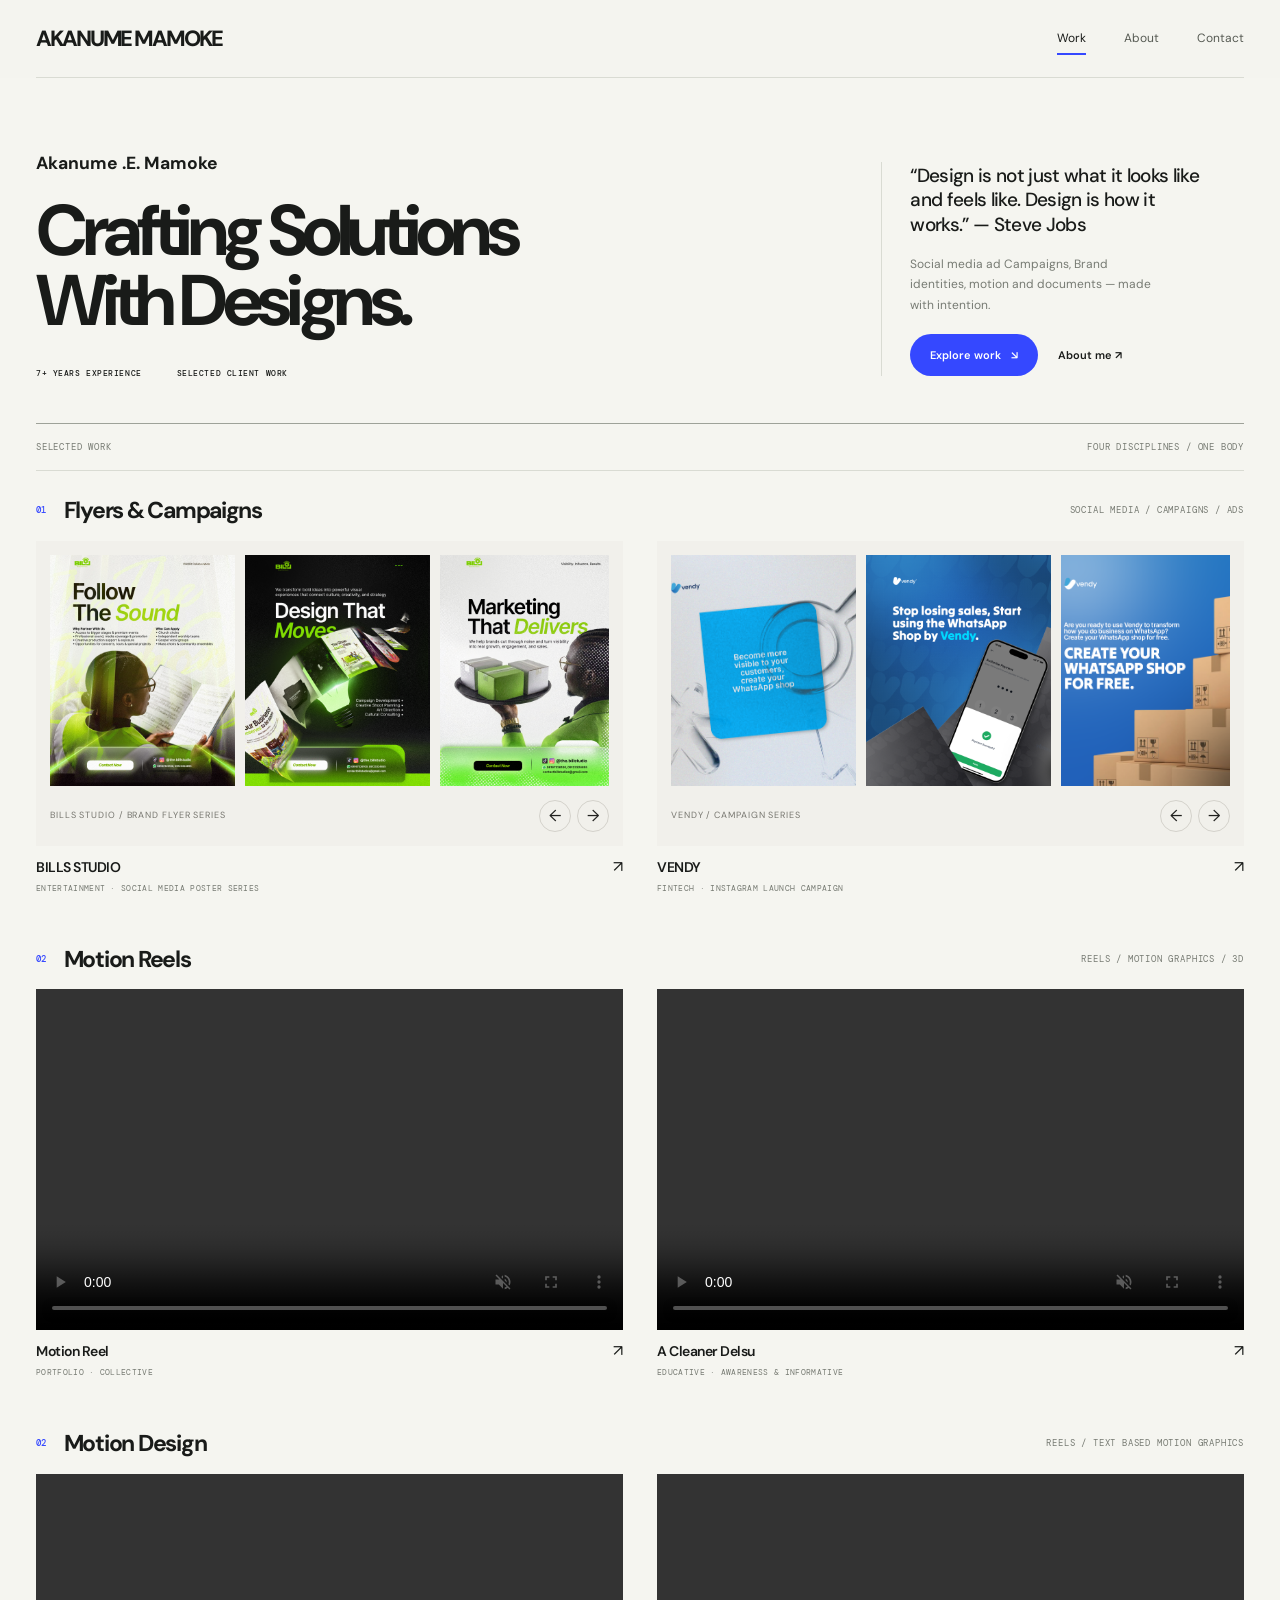
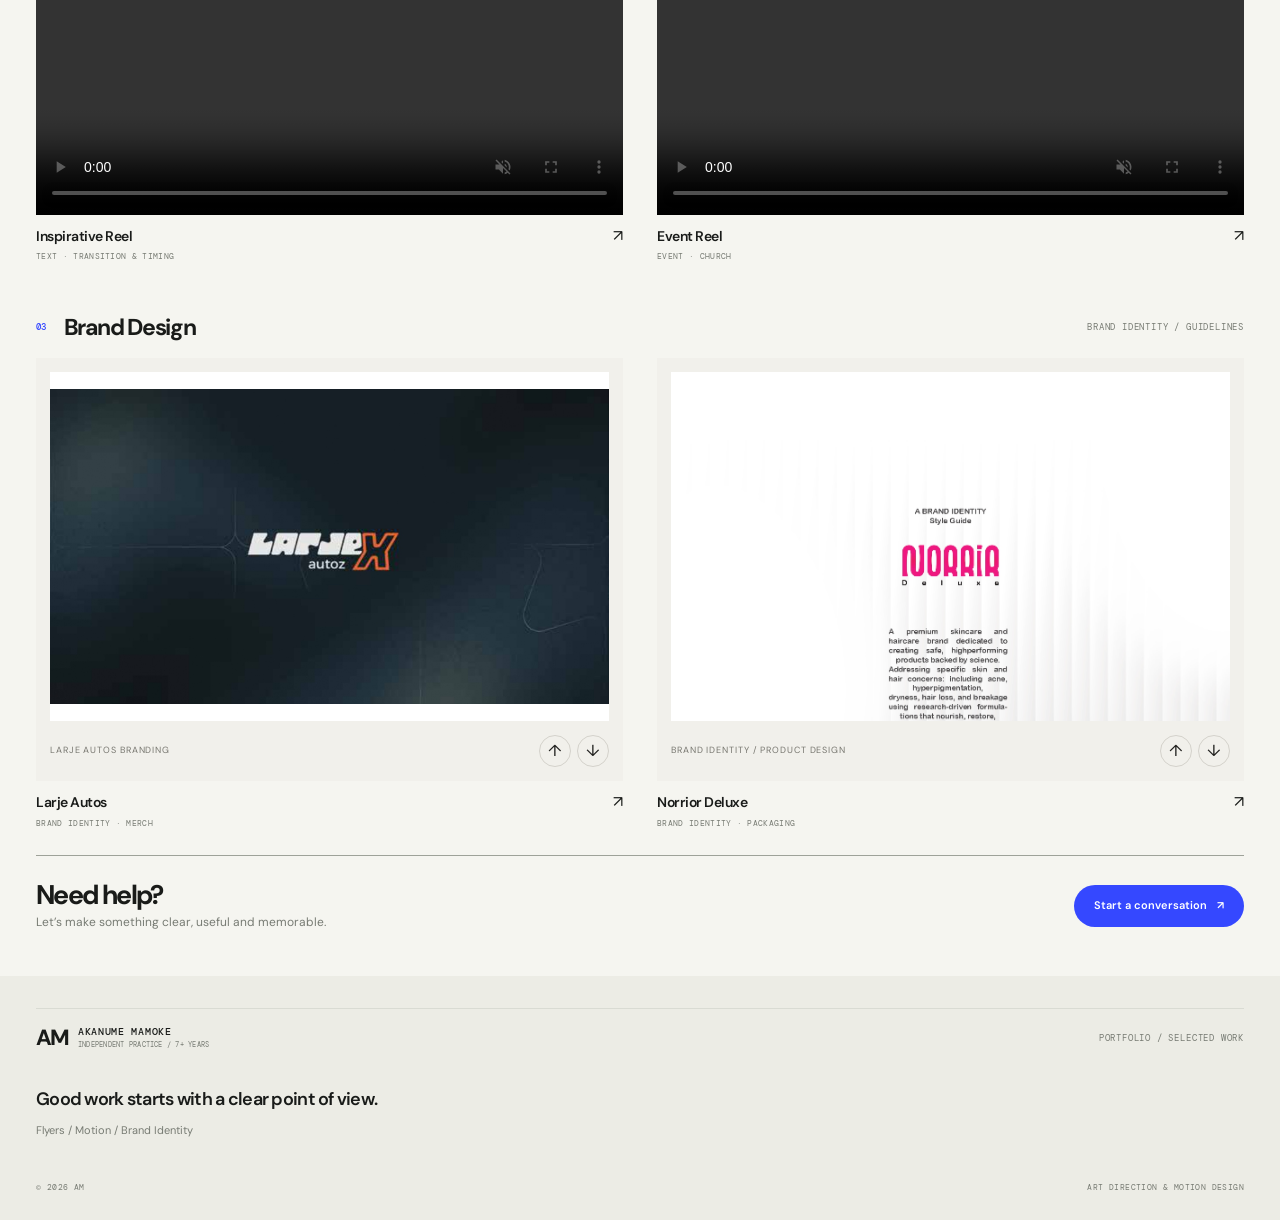
<file: index.html>
<!doctype html>
<html lang="en">
<head>
  <meta charset="utf-8">
  <meta name="viewport" content="width=device-width, initial-scale=1">
  <meta name="theme-color" content="#f5f5f0">
  <meta name="description" content="Selected work in art direction, campaign design, motion, brand identity and documents by Akanume Mamoke.">
  <title>Work — Akanume Mamoke | Art Director & Motion Designer</title>
  <link rel="preconnect" href="https://fonts.googleapis.com">
  <link rel="preconnect" href="https://fonts.gstatic.com" crossorigin>
  <link href="https://fonts.googleapis.com/css2?family=DM+Mono:wght@400;500&family=DM+Sans:wght@400;500;600;700;800&display=swap" rel="stylesheet">
  <link rel="stylesheet" href="css/style.css">
  <script src="js/main.js" defer></script>
</head>
<body>
  <a class="skip-link" href="#main">Skip to content</a>
  <header class="site-header">
    <div class="header-inner wrap">
      <a class="brand" href="index.html" aria-label="Akanume Mamoke home">
        <span class="brand-mark">AKANUME MAMOKE</span>

      </a>
      <button class="menu-toggle" type="button" aria-expanded="false" aria-controls="primary-nav" aria-label="Open navigation"><span></span><span></span></button>
      <nav class="nav" id="primary-nav" aria-label="Main navigation">
        <a href="index.html" aria-current="page">Work</a>
        <a href="about.html">About</a>
        <a href="#contact">Contact</a>
      </nav>
    </div>
  </header>

  <main id="main">
    <section class="hero wrap" aria-labelledby="hero-title">
      <div class="hero-main reveal">
        <h3 id="flyers-title">Akanume .E. Mamoke</p>
        <h1 id="hero-title">Crafting Solutions<br>With Designs.</h1>
        <div class="hero-meta">
          <span>7+ years experience</span>
          <span>Selected client work</span>
        </div>
      </div>
      <div class="hero-aside reveal">
        <p class="hero-statement">“Design is not just what it looks like and feels like. Design is how it works.” — Steve Jobs</p>
        <p class="muted"> Social media ad Campaigns, Brand identities, motion and documents — made with intention.</p>
        <div class="hero-actions">
          <a class="button button-primary" href="#selected-work">Explore work <span aria-hidden="true">↘</span></a>
          <a class="text-link" href="about.html">About me <span aria-hidden="true">↗</span></a>
        </div>
      </div>
    </section>

    <section class="work wrap" id="selected-work" aria-labelledby="work-title">
      <div class="section-kicker">
        <h2 id="work-title" class="eyebrow">Selected work</h2>
        <span class="eyebrow">Four disciplines / one body</span>
      </div>

      <section class="work-category" aria-labelledby="flyers-title">
  <div class="category-heading">
    <h3 id="flyers-title">
      <span class="category-number">01</span>
      Flyers &amp; Campaigns
    </h3>
    <p class="eyebrow">Social Media / Campaigns / Ads</p>
  </div>

  <div class="project-grid">

    <!-- PROJECT 01: BILLS STUDIO -->
    <article class="project-card" aria-labelledby="bills-title">

      <div class="flyer-carousel" data-flyer-carousel>
        <div
          class="flyer-viewport"
          id="bills-flyers"
          tabindex="0"
          role="region"
          aria-label="Bills Studio flyer gallery"
        >
          <div class="flyer-track">
            <div class="flyer-set">

              <div class="flyer-slide">
                <img
                  src="assets/Choir Cllabaration.jpg"
                  alt="Bills Studio poster design one"
                  draggable="false"
                >
              </div>

              <div class="flyer-slide">
                <img
                  src="assets/Creative Design.png"
                  alt="Bills Studio poster design two"
                  draggable="false"
                >
              </div>

              <div class="flyer-slide">
                <img
                  src="assets/Marketing .png"
                  alt="Bills Studio poster design three"
                  draggable="false"
                >
              </div>

              <div class="flyer-slide">
                <img
                  src="assets/Event Collaborations .png"
                  alt="Bills Studio poster design four"
                  draggable="false"
                >
              </div>
              <div class="flyer-slide">
                <img
                  src="assets/Front Page.png"
                  alt="Bills Studio poster design one"
                  draggable="false"
                >
              </div>

              <div class="flyer-slide">
                <img
                  src="assets/ffff.jpg"
                  alt="Bills Studio poster design two"
                  draggable="false"
                >
              </div>

              <div class="flyer-slide">
                <img
                  src="assets/Content Creation.png"
                  alt="Bills Studio poster design three"
                  draggable="false"
                >
              </div>

              <div class="flyer-slide">
                <img
                  src="assets/Back Page.png"
                  alt="Bills Studio poster design four"
                  draggable="false"
                >
              </div>

            </div>
          </div>
        </div>

        <div class="flyer-controls">
          <span class="flyer-hint">BILLS STUDIO / BRAND FLYER SERIES</span>

          <div class="flyer-buttons">
            <button
              type="button"
              data-flyer-prev
              aria-label="Previous Bills Studio flyers"
              aria-controls="bills-flyers"
            >←</button>

            <button
              type="button"
              data-flyer-next
              aria-label="Next Bills Studio flyers"
              aria-controls="bills-flyers"
            >→</button>
          </div>
        </div>
      </div>

      <div class="project-caption">
        <div>
         <h4 id="bills-title">BILLS STUDIO</h4>
        </div>

        <a
          class="project-arrow"
          href="#contact"
          aria-label="Ask about Bills Studio"
        >↗</a>
      </div>

      <p class="project-note">
        Entertainment · Social Media Poster Series
      </p>
    </article>


    <!-- PROJECT 02: VENDY -->
    <article class="project-card" aria-labelledby="vendy-title">

      <div class="flyer-carousel" data-flyer-carousel>
        <div
          class="flyer-viewport"
          id="vendy-flyers"
          tabindex="0"
          role="region"
          aria-label="Vendy flyer gallery"
        >
          <div class="flyer-track">
            <div class="flyer-set">

              <div class="flyer-slide">
                <img
                  src="assets/4.png"
                  alt="Vendy campaign flyer one"
                  draggable="false"
                >
              </div>

              <div class="flyer-slide">
                <img
                  src="assets/4-2.png"
                  alt="Vendy campaign flyer two"
                  draggable="false"
                >
              </div>

              <div class="flyer-slide">
                <img
                  src="assets/6 - Copy (2).png"
                  alt="Vendy campaign flyer three"
                  draggable="false"
                >
              </div>

              <div class="flyer-slide">
                <img
                  src="assets/aaa2.jpg"
                  alt="Vendy campaign flyer four"
                  draggable="false"
                >
              </div>

               <div class="flyer-slide">
                <img
                  src="assets/4 - Copy.png"
                  alt="Vendy campaign flyer one"
                  draggable="false"
                >
              </div>

              <div class="flyer-slide">
                <img
                  src="assets/2.png"
                  alt="Vendy campaign flyer two"
                  draggable="false"
                >
              </div>

              <div class="flyer-slide">
                <img
                  src="assets/1.png"
                  alt="Vendy campaign flyer three"
                  draggable="false"
                >
              </div>

              <div class="flyer-slide">
                <img
                  src="assets/1-2.png"
                  alt="Vendy campaign flyer four"
                  draggable="false"
                >
              </div>

            </div>
          </div>
        </div>

        <div class="flyer-controls">
          <span class="flyer-hint">VENDY / CAMPAIGN SERIES</span>

          <div class="flyer-buttons">
            <button
              type="button"
              data-flyer-prev
              aria-label="Previous Vendy flyers"
              aria-controls="vendy-flyers"
            >←</button>

            <button
              type="button"
              data-flyer-next
              aria-label="Next Vendy flyers"
              aria-controls="vendy-flyers"
            >→</button>
          </div>
        </div>
      </div>

      <div class="project-caption">
        <div>
          <h4 id="vendy-title">VENDY</h4>
        </div>

        <a
          class="project-arrow"
          href="#contact"
          aria-label="Ask about Vendy"
        >↗</a>
      </div>

      <p class="project-note">
        Fintech · Instagram Launch Campaign
      </p>
    </article>

  </div>
</section>  











      <section class="work-category" aria-labelledby="motion-title">
        <div class="category-heading">
          <h3 id="motion-title"><span class="category-number">02</span> Motion Reels</h3>
          <p class="eyebrow">Reels  / Motion Graphics / 3d</p>
        </div>
        <div class="project-grid">
          
          <a class="project-card" href="#contact" aria-label="Ask about Form Follows Feeling motion identity">
            <div class="artwork art-move">
  <video
    class="project-video"
    controls
    autoplay
    muted
    loop
    playsinline
    preload="metadata"
    aria-label="Motion design project preview"
  >
    <source src="assets/Keep Going.mp4" type="video/mp4">
    Your browser does not support video playback.
  </video>
</div>
            <div class="project-caption"><div><h4>Motion Reel</h4></div><span class="project-arrow" aria-hidden="true">↗</span></div>
            <p class="project-note">Portfolio · Collective</p>
          </a>


          <a class="project-card" href="#contact" aria-label="Ask about Move With Intent motion design">
<div class="artwork art-move">
  <video
    class="project-video"
    controls
    autoplay
    muted
    loop
    playsinline
    preload="metadata"
    aria-label="Motion design project preview"
  >
    <source src="assets/Clean Delsu.mp4" type="video/mp4">
    Your browser does not support video playback.
  </video>
</div>
            <div class="project-caption"><div><h4>A Cleaner Delsu</h4></div><span class="project-arrow" aria-hidden="true">↗</span></div>
            <p class="project-note">Educative · Awareness &amp; Informative</p>
          </a>
        </div>
      </section>






            <section class="work-category" aria-labelledby="motion-title">
        <div class="category-heading">
          <h3 id="motion-title"><span class="category-number">02</span> Motion Design</h3>
          <p class="eyebrow">Reels  / Text Based Motion graphics</p>
        </div>
        <div class="project-grid">
          <a class="project-card" href="#contact" aria-label="Ask about Move With Intent motion design">
<div class="artwork art-move">
  <video
    class="project-video"
    controls
    autoplay
    muted
    loop
    playsinline
    preload="metadata"
    aria-label="Motion design project preview"
  >
    <source src="assets/Change the world.mp4" type="video/mp4">
    Your browser does not support video playback.
  </video>
</div>
            <div class="project-caption"><div><h4>Inspirative Reel</h4></div><span class="project-arrow" aria-hidden="true">↗</span></div>
            <p class="project-note">Text · Transition &amp; timing</p>
          </a>
          <a class="project-card" href="#contact" aria-label="Ask about Form Follows Feeling motion identity">
            <div class="artwork art-move">
  <video
    class="project-video"
    controls
    autoplay
    muted
    loop
    playsinline
    preload="metadata"
    aria-label="Motion design project preview"
  >
    <source src="assets/01. Announcement.mp4" type="video/mp4">
    Your browser does not support video playback.
  </video>
</div>
            <div class="project-caption"><div><h4>Event Reel</h4></div><span class="project-arrow" aria-hidden="true">↗</span></div>
            <p class="project-note">Event · Church</p>
          </a>
        </div>
      </section>


      <section class="work-category" aria-labelledby="brand-title">
  <div class="category-heading">
    <h3 id="brand-title">
      <span class="category-number">03</span>
      Brand Design
    </h3>
    <p class="eyebrow">Brand Identity / Guidelines</p>
  </div>

  <div class="project-grid">

    <!-- PROJECT 01: Larje X -->
    <article class="project-card">

      <div class="brand-carousel" data-brand-carousel>
        <div
          class="brand-viewport"
          role="region"
          aria-label="Soma Coffee brand presentation"
          tabindex="0"
        >
          <div class="brand-track">

            <div class="brand-slide">
              <img src="assets/brand/larje brand identity min_page-0001.jpg"
                   alt="Soma Coffee visual identity"
                   draggable="false">
            </div>

            <div class="brand-slide">
              <img src="assets/brand/larje brand identity min_page-0002.jpg"
                   alt="Soma Coffee packaging design"
                   loading="lazy"
                   draggable="false">
            </div>

            <div class="brand-slide">
              <img src="assets/brand/larje brand identity min_page-0003.jpg"
                   alt="Soma Coffee brand applications"
                   loading="lazy"
                   draggable="false">
            </div>

            <div class="brand-slide">
              <img src="assets/brand/larje brand identity min_page-0004.jpg"
                   alt="Soma Coffee identity guidelines"
                   loading="lazy"
                   draggable="false">
            </div>

            <div class="brand-slide">
              <img src="assets/brand/larje brand identity min_page-0005.jpg"
                   alt="Soma Coffee visual identity"
                   draggable="false">
            </div>

            <div class="brand-slide">
              <img src="assets/brand/larje brand identity min_page-0006.jpg"
                   alt="Soma Coffee packaging design"
                   loading="lazy"
                   draggable="false">
            </div>

            <div class="brand-slide">
              <img src="assets/brand/larje brand identity min_page-0007.jpg"
                   alt="Soma Coffee brand applications"
                   loading="lazy"
                   draggable="false">
            </div>

            <div class="brand-slide">
              <img src="assets/brand/larje brand identity min_page-0008.jpg"
                   alt="Soma Coffee identity guidelines"
                   loading="lazy"
                   draggable="false">
            </div>

            <div class="brand-slide">
              <img src="assets/brand/larje brand identity min_page-0009.jpg"
                   alt="Soma Coffee visual identity"
                   draggable="false">
            </div>

            <div class="brand-slide">
              <img src="assets/brand/larje brand identity min_page-0010.jpg"
                   alt="Soma Coffee packaging design"
                   loading="lazy"
                   draggable="false">
            </div>

            <div class="brand-slide">
              <img src="assets/brand/larje brand identity min_page-0011.jpg"
                   alt="Soma Coffee brand applications"
                   loading="lazy"
                   draggable="false">
            </div>

            <div class="brand-slide">
              <img src="assets/brand/larje brand identity min_page-0013.jpg"
                   alt="Soma Coffee visual identity"
                   draggable="false">
            </div>

            <div class="brand-slide">
              <img src="assets/brand/larje brand identity min_page-0014.jpg"
                   alt="Soma Coffee packaging design"
                   loading="lazy"
                   draggable="false">
            </div>

            <div class="brand-slide">
              <img src="assets/brand/larje brand identity min_page-0015.jpg"
                   alt="Soma Coffee brand applications"
                   loading="lazy"
                   draggable="false">
            </div>

            <div class="brand-slide">
              <img src="assets/brand/larje brand identity min_page-0016.jpg"
                   alt="Soma Coffee identity guidelines"
                   loading="lazy"
                   draggable="false">
            </div>

            <div class="brand-slide">
              <img src="assets/brand/larje brand identity min_page-0017.jpg"
                   alt="Soma Coffee visual identity"
                   draggable="false">
            </div>

            <div class="brand-slide">
              <img src="assets/brand/larje brand identity min_page-0018.jpg"
                   alt="Soma Coffee packaging design"
                   loading="lazy"
                   draggable="false">
            </div>

            <div class="brand-slide">
              <img src="assets/brand/larje brand identity min_page-0019.jpg"
                   alt="Soma Coffee brand applications"
                   loading="lazy"
                   draggable="false">
            </div>

            <div class="brand-slide">
              <img src="assets/brand/larje brand identity min_page-0021.jpg"
                   alt="Soma Coffee packaging design"
                   loading="lazy"
                   draggable="false">
            </div>

            <div class="brand-slide">
              <img src="assets/brand/larje brand identity min_page-0022.jpg"
                   alt="Soma Coffee brand applications"
                   loading="lazy"
                   draggable="false">
            </div>



          </div>
        </div>

        <div class="brand-carousel-controls">
          <span class="brand-slide-label">Larje Autos Branding</span>

          <div class="brand-carousel-buttons">
            <button type="button"
                    data-brand-prev
                    aria-label="Previous Soma Coffee slide">↑</button>

            <button type="button"
                    data-brand-next
                    aria-label="Next Soma Coffee slide">↓</button>
          </div>
        </div>
      </div>

      <div class="project-caption">
        <div>
          <h4>Larje Autos</h4>
        </div>

        <a class="project-arrow"
           href="#contact"
           aria-label="Ask about Soma Coffee">↗</a>
      </div>

      <p class="project-note">Brand Identity · Merch</p>
    </article>


    <!-- PROJECT 02: Norrior Deluxe. -->
    <article class="project-card">

      <div class="brand-carousel" data-brand-carousel>
        <div
          class="brand-viewport"
          role="region"
          aria-label="Field Supply Co. brand presentation"
          tabindex="0"
        >
          <div class="brand-track">

            <div class="brand-slide">
              <img src="assets/brand/Mamoke_Akanume_NorrirDeluxe_page-0001.jpg"
                   alt="Field Supply Co. visual identity"
                   draggable="false">
            </div>

            <div class="brand-slide">
              <img src="assets/brand/Mamoke_Akanume_NorrirDeluxe_page-0002.jpg"
                   alt="Field Supply Co. packaging design"
                   loading="lazy"
                   draggable="false">
            </div>

            <div class="brand-slide">
              <img src="assets/brand/Mamoke_Akanume_NorrirDeluxe_page-0003.jpg"
                   alt="Field Supply Co. brand applications"
                   loading="lazy"
                   draggable="false">
            </div>

            <div class="brand-slide">
              <img src="assets/brand/Mamoke_Akanume_NorrirDeluxe_page-0004.jpg"
                   alt="Field Supply Co. identity guidelines"
                   loading="lazy"
                   draggable="false">
            </div>
            <div class="brand-slide">
              <img src="assets/brand/Mamoke_Akanume_NorrirDeluxe_page-0005.jpg"
                   alt="Field Supply Co. visual identity"
                   draggable="false">
            </div>

            <div class="brand-slide">
              <img src="assets/brand/Mamoke_Akanume_NorrirDeluxe_page-0006.jpg"
                   alt="Field Supply Co. packaging design"
                   loading="lazy"
                   draggable="false">
            </div>

            <div class="brand-slide">
              <img src="assets/brand/Mamoke_Akanume_NorrirDeluxe_page-0007.jpg"
                   alt="Field Supply Co. brand applications"
                   loading="lazy"
                   draggable="false">
            </div>

            <div class="brand-slide">
              <img src="assets/brand/Mamoke_Akanume_NorrirDeluxe_page-0008.jpg"
                   alt="Field Supply Co. identity guidelines"
                   loading="lazy"
                   draggable="false">
            </div>
            <div class="brand-slide">
              <img src="assets/brand/Mamoke_Akanume_NorrirDeluxe_page-0009.jpg"
                   alt="Field Supply Co. visual identity"
                   draggable="false">
            </div>

            <div class="brand-slide">
              <img src="assets/brand/Mamoke_Akanume_NorrirDeluxe_page-0010.jpg"
                   alt="Field Supply Co. packaging design"
                   loading="lazy"
                   draggable="false">
            </div>

            <div class="brand-slide">
              <img src="assets/brand/Mamoke_Akanume_NorrirDeluxe_page-0011.jpg"
                   alt="Field Supply Co. brand applications"
                   loading="lazy"
                   draggable="false">
            </div>

            <div class="brand-slide">
              <img src="assets/brand/Mamoke_Akanume_NorrirDeluxe_page-0012.jpg"
                   alt="Field Supply Co. identity guidelines"
                   loading="lazy"
                   draggable="false">
            </div>
            <div class="brand-slide">
              <img src="assets/brand/Mamoke_Akanume_NorrirDeluxe_page-0013.jpg"
                   alt="Field Supply Co. packaging design"
                   loading="lazy"
                   draggable="false">
            </div>

            <div class="brand-slide">
              <img src="assets/brand/Mamoke_Akanume_NorrirDeluxe_page-0014.jpg"
                   alt="Field Supply Co. brand applications"
                   loading="lazy"
                   draggable="false">
            </div>

            <div class="brand-slide">
              <img src="assets/brand/Mamoke_Akanume_NorrirDeluxe_page-0015.jpg"
                   alt="Field Supply Co. identity guidelines"
                   loading="lazy"
                   draggable="false">
            </div>

          </div>
        </div>

        <div class="brand-carousel-controls">
          <span class="brand-slide-label">BRAND IDENTITY / PRODUCT DESIGN</span>

          <div class="brand-carousel-buttons">
            <button type="button"
                    data-brand-prev
                    aria-label="Previous Field Supply slide">↑</button>

            <button type="button"
                    data-brand-next
                    aria-label="Next Field Supply slide">↓</button>
          </div>
        </div>
      </div>

      <div class="project-caption">
        <div>
          <h4>Norrior Deluxe</h4>
        </div>

        <a class="project-arrow"
           href="#contact"
           aria-label="Ask about Field Supply Co.">↗</a>
      </div>

      <p class="project-note">Brand Identity · Packaging</p>
    </article>

  </div>
</section>



     
    </section>







    <section class="contact-cta wrap reveal" id="contact">
  <div>
    <h2>Need help?</h2>
    <p>Let’s make something clear, useful and memorable.</p>
  </div>

  <a
    class="button button-primary"
    href="https://mail.google.com/mail/?view=cm&fs=1&to=datsg4396@gmail.com"
    target="_blank"
    rel="noopener noreferrer"
  >
    Start a conversation
    <span aria-hidden="true">↗</span>
  </a>
</section>
  </main>

  <footer class="site-footer">
    <div class="wrap footer-inner">
      <div class="footer-top"><a class="brand" href="index.html"><span class="brand-mark">AM</span><span class="brand-copy"><strong>AKANUME MAMOKE</strong><small>INDEPENDENT PRACTICE / 7+ YEARS</small></span></a><span class="eyebrow">PORTFOLIO / SELECTED WORK</span></div>
      <p class="footer-statement">Good work starts with a clear point of view.</p>
      <p class="footer-disciplines">Flyers / Motion / Brand Identity</p>
      <div class="footer-bottom"><span>© <span data-year>2026</span> AM</span><span>ART DIRECTION &amp; MOTION DESIGN</span></div>
    </div>
  </footer>
</body>
</html>
</file>
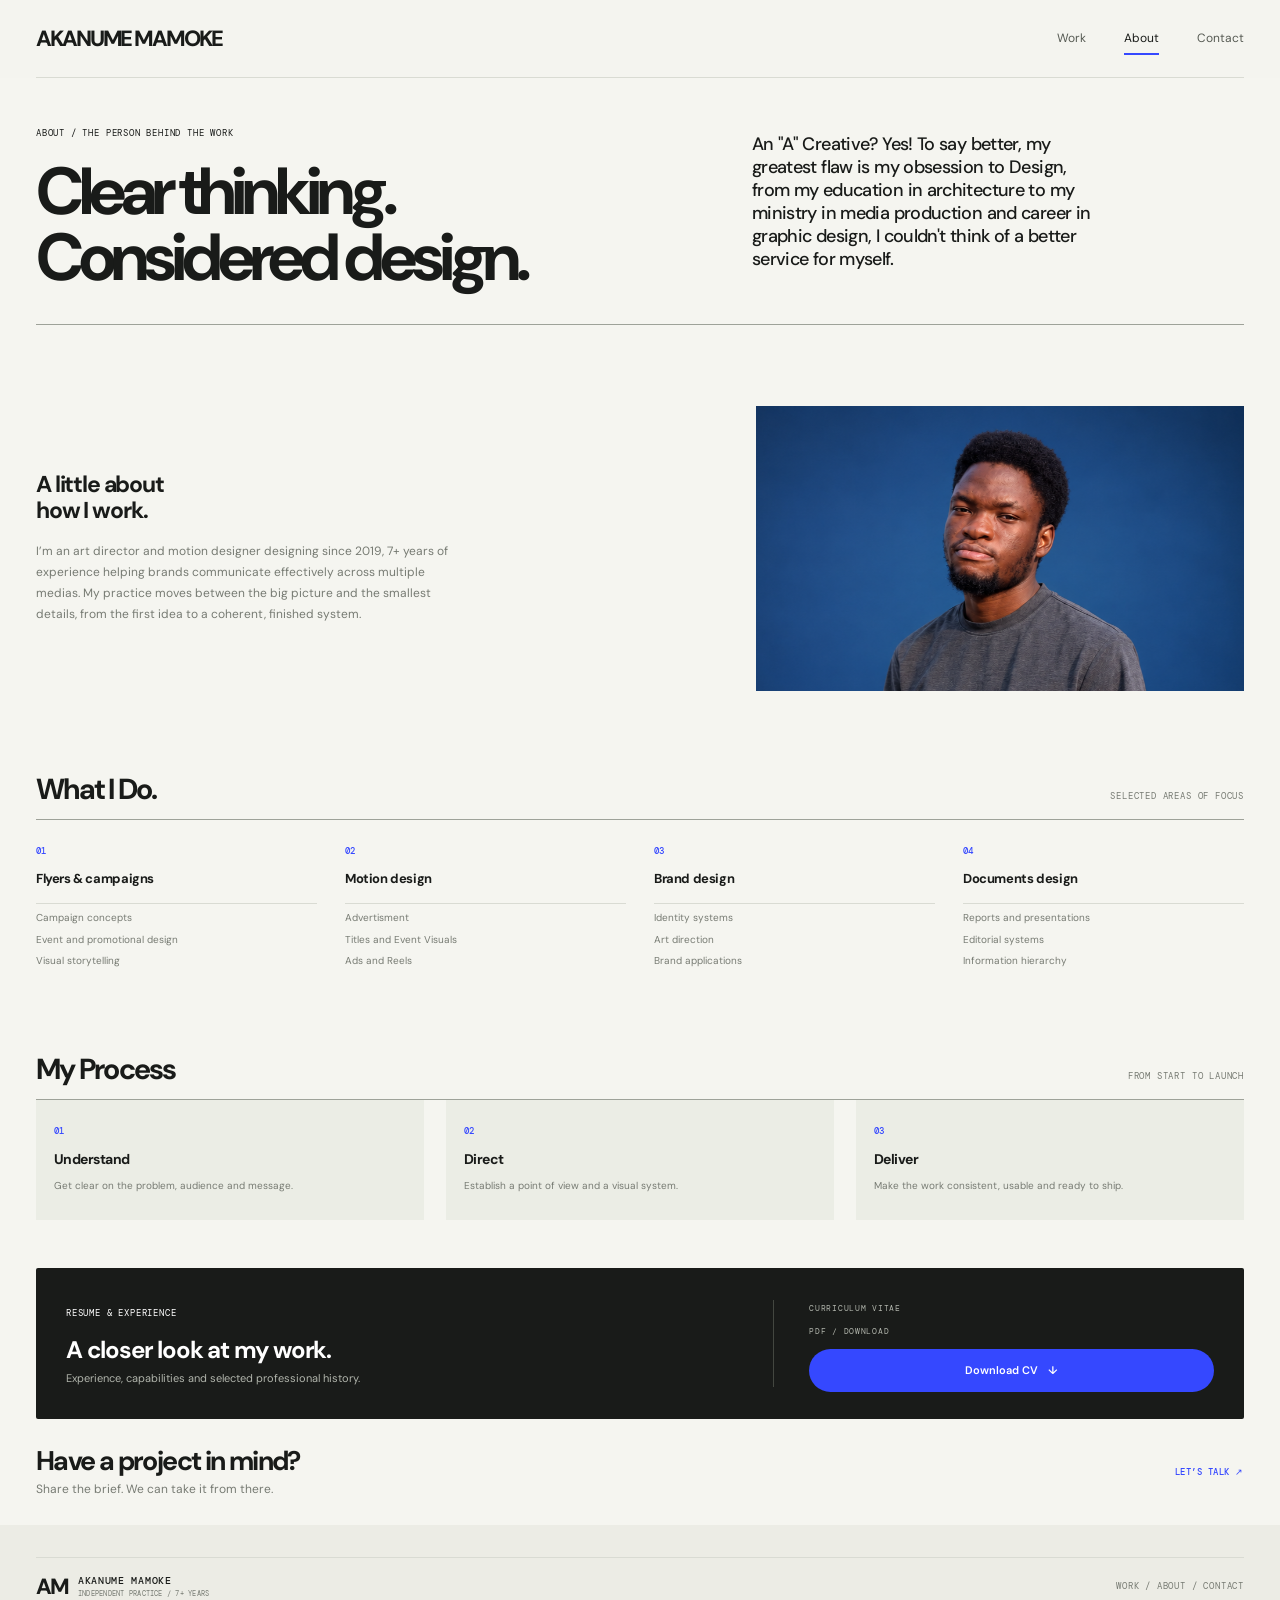
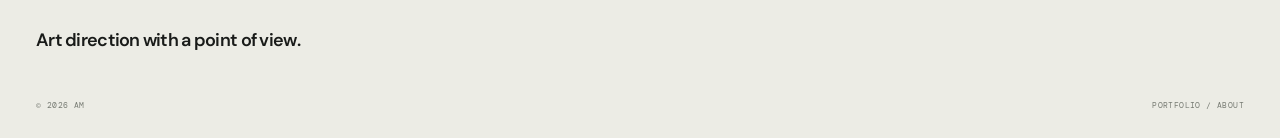
<file: about.html>
<!doctype html>
<html lang="en">
<head>
  <meta charset="utf-8">
  <meta name="viewport" content="width=device-width, initial-scale=1">
  <meta name="theme-color" content="#f5f5f0">
  <meta name="description" content="About Akanume Mamoke: art director, motion design, approach and experience across campaigns, motion, brands and documents.">
  <title>About — Akanume Mamoke | Art Director & Motion Designer</title>
  <link rel="preconnect" href="https://fonts.googleapis.com">
  <link rel="preconnect" href="https://fonts.gstatic.com" crossorigin>
  <link href="https://fonts.googleapis.com/css2?family=DM+Mono:wght@400;500&family=DM+Sans:wght@400;500;600;700;800&display=swap" rel="stylesheet">
  <link rel="stylesheet" href="css/style.css">
  <script src="js/main.js" defer></script>
</head>
<body>
  <a class="skip-link" href="#main">Skip to content</a>
  <header class="site-header">
    <div class="header-inner wrap">
      <a class="brand" href="index.html" aria-label="Akanume Mamoke home">
        <span class="brand-mark">AKANUME MAMOKE</span>
      </a>
      <button class="menu-toggle" type="button" aria-expanded="false" aria-controls="primary-nav" aria-label="Open navigation"><span></span><span></span></button>
      <nav class="nav" id="primary-nav" aria-label="Main navigation">
        <a href="index.html">Work</a>
        <a href="about.html" aria-current="page">About</a>
        <a href="#contact">Contact</a>
      </nav>
    </div>
  </header>

  <main id="main" class="about-page">
    <section class="about-hero wrap reveal" aria-labelledby="about-title">
      <div><p class="eyebrow">About / the person behind the work</p><h1 id="about-title">Clear thinking.<br>Considered design.</h1></div>
      <div class="about-hero-aside"><p class="hero-statement">An "A" Creative? Yes! To say better, my greatest flaw is my obsession to Design, from my education in architecture to my ministry in media production and career in graphic design, I couldn't think of a better service for myself.</p></div>
    </section>

    <section class="about-intro wrap">
      <div class="site-section"></div>
      <div class="intro-grid">
        <div class="intro-copy reveal"><h2>A little about<br>how I work.</h2><p>I’m an art director and motion designer designing since 2019, 7+ years of experience helping brands communicate effectively across multiple medias. My practice moves between the big picture and the smallest details, from the first idea to a coherent, finished system.</p></div>
        <div class="monogram-card reveal" aria-label="AM monogram, independent practice"><img
                  src="assets/Me 02.png"
                  alt="Bills Studio poster design two"
                  draggable="false"
                ></div>
      </div>
      <div class="site-section"s></div>
      
    </section>

    <section class="capabilities wrap" aria-labelledby="capabilities-title">
     
      <div class="capabilities-heading"><h2 id="capabilities-title">What I Do.</h2><p class="eyebrow">Selected areas of focus</p></div>
      <div class="capability-grid">
        <article class="capability"><span class="category-number">01</span><h3>Flyers &amp; campaigns</h3><ul><li>Campaign concepts</li><li>Event and promotional design</li><li>Visual storytelling</li></ul></article>
        <article class="capability"><span class="category-number">02</span><h3>Motion design</h3><ul><li>Advertisment</li><li>Titles and Event Visuals</li><li>Ads and Reels</li></ul></article>
        <article class="capability"><span class="category-number">03</span><h3>Brand design</h3><ul><li>Identity systems</li><li>Art direction</li><li>Brand applications</li></ul></article>
        <article class="capability"><span class="category-number">04</span><h3>Documents design</h3><ul><li>Reports and presentations</li><li>Editorial systems</li><li>Information hierarchy</li></ul></article>
      </div>
    </section>

    <div class="site-section"s></div>

    <section class="capabilities wrap" aria-labelledby="capabilities-title" >
    
      <div class="capabilities-heading"><h2 id="capabilities-title">My Process</h2><p class="eyebrow">From Start to Launch</p></div>
      <div class="approach-grid">
        <article class="approach-card reveal"><span class="category-number">01</span><h3>Understand</h3><p>Get clear on the problem, audience and message.</p></article>
        <article class="approach-card reveal"><span class="category-number">02</span><h3>Direct</h3><p>Establish a point of view and a visual system.</p></article>
        <article class="approach-card reveal"><span class="category-number">03</span><h3>Deliver</h3><p>Make the work consistent, usable and ready to ship.</p></article>
      </div>
    </section>

    <div class="site-section"s></div>

    <section class="cv-section wrap reveal" aria-labelledby="cv-title">
      <div class="cv-copy"><span class="eyebrow">Resume &amp; Experience</span><h2 id="cv-title">A closer look at my work.</h2><p>Experience, capabilities and selected professional history.</p></div>
      <div class="cv-download"><div><span class="eyebrow">Curriculum vitae</span><p class="eyebrow">PDF / Download</p></div>
        <!-- Add your CV PDF at assets/cv.pdf to activate this download. -->
        <a class="button button-primary cv-button" href="assets/cv.pdf" download>Download CV <span aria-hidden="true">↓</span></a>
      </div>
    </section>

    <section class="contact-cta wrap about-contact reveal" id="contact">
      <div><h2>Have a project in mind?</h2><p>Share the brief. We can take it from there.</p></div>
      <a class="text-link" href="mailto:hello@yourdomain.com">Let’s talk <span aria-hidden="true">↗</span></a>
    </section>
  </main>

  <footer class="site-footer about-footer">
    <div class="wrap footer-inner">
      <div class="footer-top"><a class="brand" href="index.html"><span class="brand-mark">AM</span><span class="brand-copy"><strong>AKANUME MAMOKE</strong><small>INDEPENDENT PRACTICE / 7+ YEARS</small></span></a><span class="eyebrow">WORK / ABOUT / CONTACT</span></div>
      <p class="footer-statement">Art direction with a point of view.</p>
      <div class="footer-bottom"><span>© <span data-year>2026</span> AM</span><span>PORTFOLIO / ABOUT</span></div>
    </div>
  </footer>
</body>
</html>
</file>
<file: css/style.css>
:root {
  --paper: #f5f5f0;
  --paper-deep: #ecece5;
  --ink: #191b19;
  --muted: #777b73;
  --line: #d9dbd3;
  --line-strong: #9ea299;
  --blue: #3548ff;
  --lime: #d9ed58;
  --rust: #cf654b;
  --green: #284c3e;
  --display: "DM Sans", Arial, sans-serif;
  --mono: "DM Mono", monospace;
  --wrap: 1240px;
}





.art-move {
  position: relative;
  overflow: hidden;
  width: 100%;
}

.project-video {
  display: block;
  width: 100%;
  height: 100%;
  object-fit: cover;
  object-position: center;
}






/* ========================================
   FLYER CAROUSEL
======================================== */

.flyer-carousel {
  width: 100%;
  min-width: 0;
  padding: 14px;
  overflow: hidden;
  background: #f1f0eb;
}

.flyer-viewport {
  width: 100%;
  overflow-x: auto;
  overflow-y: hidden;
  scrollbar-width: none;
  cursor: grab;
  touch-action: pan-x;
  user-select: none;
  scroll-behavior: auto;
  overscroll-behavior-x: contain;
}

.flyer-viewport::-webkit-scrollbar {
  display: none;
}

.flyer-viewport.is-dragging {
  cursor: grabbing;
}

.flyer-track {
  display: flex;
  width: max-content;
  align-items: stretch;
}

.flyer-set {
  display: flex;
  flex: 0 0 auto;
  gap: 10px;
  padding-right: 10px;
}

.flyer-slide {
  flex: 0 0 clamp(130px, 15vw, 185px);
  aspect-ratio: 4 / 5;
  min-width: 0;
  margin: 0;
  overflow: hidden;
  background: #e5e3dd;
}

.flyer-slide img {
  display: block;
  width: 100%;
  height: 100%;
  object-fit: cover;
  pointer-events: none;
  transition: transform 250ms ease;
}

@media (hover: hover) {
  .flyer-slide:hover img {
    transform: scale(1.025);
  }
}


/* ========================================
   CAROUSEL CONTROLS
======================================== */

.flyer-controls {
  display: flex;
  align-items: center;
  justify-content: space-between;
  gap: 12px;
  padding-top: 14px;
}

.flyer-hint {
  font-size: 9px;
  line-height: 1.5;
  letter-spacing: 0.1em;
  text-transform: uppercase;
  color: #77766f;
}

.flyer-buttons {
  display: flex;
  flex: 0 0 auto;
  gap: 6px;
}

.flyer-buttons button {
  display: grid;
  width: 32px;
  height: 32px;
  place-items: center;
  border: 1px solid #d4d2cb;
  border-radius: 50%;
  background: transparent;
  color: #20201e;
  font: inherit;
  font-size: 16px;
  cursor: pointer;
  transition:
    background-color 180ms ease,
    color 180ms ease,
    border-color 180ms ease;
}

.flyer-buttons button:hover {
  background: #20201e;
  color: #fff;
  border-color: #20201e;
}

.flyer-buttons button:focus-visible,
.flyer-viewport:focus-visible {
  outline: 2px solid #315be8;
  outline-offset: 3px;
}


/* Keep the project card consistent with the existing design */

article.project-card {
  display: block;
  min-width: 0;
  color: inherit;
}

.project-caption .project-arrow {
  flex: 0 0 auto;
}




/* ===================================
   BRAND DOCUMENT SLIDESHOW
=================================== */

.brand-carousel {
  width: 100%;
  min-width: 0;
  padding: 14px;
  overflow: hidden;
  background: #f1f0eb;
}

.brand-viewport {
  width: 100%;
  aspect-ratio: 16 / 10;
  overflow: hidden;
  position: relative;
  background: #e8e6df;
}

.brand-track {
  display: flex;
  flex-direction: column;
  width: 100%;
  transform: translateY(0);
  will-change: transform;
}

.brand-slide {
  flex: 0 0 auto;
  width: 100%;
  min-height: 0;
  overflow: hidden;
  display: grid;
  place-items: center;
  background: #fff;
}

.brand-slide img {
  display: block;
  width: 100%;
  height: 100%;
  object-fit: contain;
  object-position: center;
  pointer-events: none;
  user-select: none;
}

/* Controls */

.brand-carousel-controls {
  display: flex;
  align-items: center;
  justify-content: space-between;
  gap: 12px;
  padding-top: 14px;
}

.brand-slide-label {
  font-size: 9px;
  line-height: 1.5;
  letter-spacing: 0.1em;
  text-transform: uppercase;
  color: #77766f;
}

.brand-carousel-buttons {
  display: flex;
  gap: 6px;
}

.brand-carousel-buttons button {
  width: 32px;
  height: 32px;
  display: grid;
  place-items: center;
  border: 1px solid #d4d2cb;
  border-radius: 50%;
  background: transparent;
  color: #20201e;
  font: inherit;
  font-size: 16px;
  cursor: pointer;
  transition:
    background-color 180ms ease,
    color 180ms ease,
    border-color 180ms ease;
}

.brand-carousel-buttons button:hover {
  background: #20201e;
  color: #fff;
  border-color: #20201e;
}

.brand-carousel-buttons button:focus-visible,
.brand-viewport:focus-visible {
  outline: 2px solid #315be8;
  outline-offset: 3px;
}




.site-section {
  /* Adjust the 'rem' or 'px' value to change the gap size */
  margin-bottom: 3rem; 
}





/* Responsive */

@media (max-width: 680px) {
  .brand-carousel {
    padding: 10px;
  }

  .brand-carousel-controls {
    padding-top: 10px;
  }

  .brand-slide-label {
    font-size: 8px;
  }
}

/* Accessibility */

@media (prefers-reduced-motion: reduce) {
  .brand-track {
    will-change: auto;
  }

  .brand-carousel-buttons button {
    transition: none;
  }
}








* { box-sizing: border-box; }
html { scroll-behavior: smooth; scroll-padding-top: 90px; }
body { margin: 0; background: var(--paper); color: var(--ink); font-family: var(--display); font-size: 15px; line-height: 1.55; -webkit-font-smoothing: antialiased; }
a { color: inherit; text-decoration: none; }
button, a { -webkit-tap-highlight-color: transparent; }
button { font: inherit; }
img, svg { max-width: 100%; }
.wrap { width: min(var(--wrap), calc(100% - 72px)); margin-inline: auto; }
.skip-link { position: absolute; left: 16px; top: -60px; z-index: 100; background: var(--ink); color: white; padding: 10px 14px; }
.skip-link:focus { top: 12px; }

.site-header { position: relative; z-index: 20; background: color-mix(in srgb, var(--paper) 94%, transparent); }
.header-inner { min-height: 78px; display: flex; align-items: center; justify-content: space-between; border-bottom: 1px solid var(--line); }
.brand { display: inline-flex; align-items: center; gap: 10px; min-width: max-content; }
.brand-mark { font-size: 22px; font-weight: 800; letter-spacing: -.095em; line-height: 1; }
.brand-copy { display: flex; flex-direction: column; gap: 2px; }
.brand-copy strong { font: 500 10px/1.2 var(--mono); letter-spacing: .07em; }
.brand-copy small { font: 400 7px/1.4 var(--mono); letter-spacing: .035em; color: var(--muted); }
.nav { display: flex; align-items: center; gap: 38px; }
.nav a { position: relative; padding: 9px 0; color: #565a53; font-size: 12px; transition: color .2s ease; }
.nav a::after { position: absolute; content: ""; left: 0; right: 100%; bottom: 2px; height: 2px; background: var(--blue); transition: right .22s ease; }
.nav a:hover, .nav a[aria-current="page"] { color: var(--ink); }
.nav a:hover::after, .nav a[aria-current="page"]::after { right: 0; }
.menu-toggle { display: none; border: 1px solid var(--line); background: transparent; width: 42px; height: 42px; align-items: center; justify-content: center; flex-direction: column; gap: 5px; cursor: pointer; }
.menu-toggle span { width: 16px; height: 1px; background: var(--ink); transition: transform .2s ease; }

.eyebrow { margin: 0; font: 400 9px/1.6 var(--mono); letter-spacing: .09em; text-transform: uppercase; }
.muted { color: var(--muted); font-size: 12px; }
.hero { display: grid; grid-template-columns: minmax(0, 1.75fr) minmax(250px, .8fr); gap: 52px; padding-top: 54px; padding-bottom: 44px; align-items: end; }
.hero-main h1, .about-hero h1 { margin: 19px 0 31px; font-size: clamp(48px, 5.6vw, 76px); line-height: .98; letter-spacing: -.075em; font-weight: 700; }
.hero-meta { display: flex; flex-wrap: wrap; gap: 35px; color: var(--ink); font: 500 8px/1.5 var(--mono); letter-spacing: .07em; text-transform: uppercase; }
.hero-aside { border-left: 1px solid var(--line); padding: 2px 0 0 28px; max-width: 320px; margin-bottom: 3px; }
.hero-statement { font-size: 19px; line-height: 1.28; font-weight: 500; letter-spacing: -.035em; margin: 0 0 17px; }
.hero-aside .muted { max-width: 255px; margin: 0 0 19px; line-height: 1.7; }
.hero-actions { display: flex; align-items: center; flex-wrap: wrap; gap: 20px; }
.button { min-height: 42px; display: inline-flex; align-items: center; justify-content: center; gap: 10px; padding: 0 19px; border: 1px solid transparent; border-radius: 999px; font-size: 11px; font-weight: 600; transition: background .2s ease, color .2s ease, transform .2s ease, border-color .2s ease; cursor: pointer; }
.button:hover { transform: translateY(-2px); }
.button-primary { background: var(--blue); color: white; }
.button-primary:hover { background: #2537df; }
.button-primary:focus-visible, .text-link:focus-visible, .nav a:focus-visible, .project-card:focus-visible { outline: 2px solid var(--blue); outline-offset: 4px; }
.text-link { font-size: 11px; font-weight: 600; transition: color .2s ease; }
.text-link span, .button span { display: inline-block; transition: transform .2s ease; }
.text-link:hover { color: var(--blue); }
.text-link:hover span, .button:hover span { transform: translate(2px, -2px); }

.work { border-top: 1px solid var(--line-strong); }
.section-kicker { min-height: 47px; display: flex; justify-content: space-between; align-items: center; gap: 20px; border-bottom: 1px solid var(--line); }
.section-kicker .eyebrow { color: var(--muted); }
.work-category { padding: 26px 0 25px; }
.category-heading { display: flex; justify-content: space-between; align-items: baseline; gap: 20px; margin-bottom: 16px; }
.category-heading h3 { display: flex; align-items: center; gap: 17px; margin: 0; font-size: 23px; line-height: 1.2; font-weight: 700; letter-spacing: -.055em; }
.category-number, .project-index { color: var(--blue); font: 500 9px/1.5 var(--mono); letter-spacing: .04em; }
.category-heading > p { color: var(--muted); text-align: right; }
.project-grid { display: grid; grid-template-columns: repeat(2, minmax(0, 1fr)); gap: 34px; }
.project-card { display: block; min-width: 0; }
.artwork { position: relative; width: 100%; aspect-ratio: 1.72 / 1; overflow: hidden; isolation: isolate; transition: transform .28s ease; }
.project-card:hover .artwork { transform: translateY(-3px); }
.project-caption { display: flex; justify-content: space-between; align-items: flex-start; gap: 15px; padding-top: 11px; }
.project-caption > div { display: flex; align-items: baseline; flex-wrap: wrap; column-gap: 18px; row-gap: 4px; }
.project-caption h4 { margin: 0; font-size: 14px; font-weight: 600; letter-spacing: -.035em; }
.project-arrow { font-size: 16px; line-height: 1.2; transition: transform .2s ease, color .2s ease; }
.project-card:hover .project-arrow { color: var(--blue); transform: translate(2px, -2px); }
.project-note { margin: 3px 0 0; color: var(--muted); font: 400 8px/1.6 var(--mono); letter-spacing: .04em; text-transform: uppercase; }

/* Project artwork: lightweight vector-style specimens, easy to replace with real project images. */
.art-micro { margin: 0; font: 500 7px/1.4 var(--mono); letter-spacing: .06em; }
.art-after-hours { background: #20271f; color: #f3f1e7; padding: 3.7%; }
.art-frame { height: 100%; position: relative; border: 1px solid #53604d; padding: 3.3%; }
.art-headline { position: absolute; left: 3.3%; top: 24%; z-index: 1; font-size: clamp(30px, 4.2vw, 65px); line-height: .82; font-weight: 800; letter-spacing: -.075em; }
.art-sun { position: absolute; right: 6%; top: 13%; width: 23%; aspect-ratio: 1; border-radius: 50%; background: #f36b45; }
.art-rule { position: absolute; left: 3.3%; right: 3.3%; bottom: 24%; border-top: 1px solid #596054; }
.art-bottom { position: absolute; bottom: 4%; left: 3.3%; right: 3.3%; display: flex; justify-content: space-between; gap: 10px; font: 400 6px/1.4 var(--mono); letter-spacing: .04em; }
.art-stamp { position: absolute; right: 3.3%; bottom: 1.5%; font: 400 5px/1.4 var(--mono); letter-spacing: .08em; }
.art-no-signal { padding: 4.5%; background: var(--blue); color: white; }
.signal-headline { position: absolute; left: 5%; top: 21%; font-size: clamp(33px, 5.2vw, 76px); line-height: .83; font-weight: 700; letter-spacing: -.08em; }
.signal-ring { position: absolute; top: 10%; right: 8%; width: 21%; aspect-ratio: 1; border: clamp(6px, 1vw, 13px) solid var(--lime); border-radius: 50%; }
.signal-ring::after { position: absolute; content: ""; inset: 24%; border: 2px solid white; border-radius: 50%; }
.signal-bars { position: absolute; right: 9%; bottom: 18%; height: 18%; display: flex; align-items: end; gap: 5px; }
.signal-bars i { display: block; width: clamp(4px, .7vw, 8px); background: var(--lime); }
.signal-bars i:nth-child(1) { height: 30%; } .signal-bars i:nth-child(2) { height: 50%; } .signal-bars i:nth-child(3) { height: 75%; } .signal-bars i:nth-child(4) { height: 100%; }
.art-pill { position: absolute; left: 5%; bottom: 19%; padding: 5px 14px; border-radius: 99px; background: white; color: var(--blue); font: 500 6px/1 var(--mono); }
.signal-footer { position: absolute; left: 5%; bottom: 4%; margin: 0; font: 400 6px/1.4 var(--mono); letter-spacing: .04em; }
.art-move { background: linear-gradient(135deg, #373fd0 0%, #5843ce 47%, #ef775a 100%); color: white; }
.art-move .art-micro { position: absolute; left: 4%; top: 5%; }
.move-lines { position: absolute; left: 5%; top: 37%; width: 28%; display: grid; gap: 9px; }
.move-lines i { height: 1px; background: rgba(255,255,255,.8); }
.move-lines i:nth-child(2) { width: 78%; margin-left: 8%; } .move-lines i:nth-child(3) { width: 63%; margin-left: 15%; } .move-lines i:nth-child(4) { width: 48%; margin-left: 23%; }
.move-orbit { position: absolute; top: 13%; left: 31%; height: 70%; aspect-ratio: 1; border: 1px solid rgba(255,218,130,.95); border-radius: 50%; }
.orbit-two { inset: 22% auto auto 38%; height: 52%; }.orbit-three { inset: 31% auto auto 45%; height: 34%; }
.move-core { position: absolute; width: 15%; aspect-ratio: 1; border-radius: 50%; background: #ffb19a; left: 49.5%; top: 42%; }
.move-sweep { position: absolute; right: 8%; top: 21%; width: 16%; height: 21%; border: 2px solid transparent; border-top-color: rgba(255,255,255,.85); border-right-color: rgba(255,255,255,.85); border-radius: 50%; transform: rotate(20deg); }
.move-copy { position: absolute; left: 3%; bottom: 6%; font-size: clamp(12px, 1.5vw, 21px); letter-spacing: -.04em; }
.move-time { position: absolute; right: 3%; bottom: 6%; font: 400 6px/1 var(--mono); }
.art-form { background: #dbe0d5; padding: 3.5%; color: #24342c; }
.form-inner { height: 100%; background: #f1f0e6; padding: 3.5%; display: flex; flex-direction: column; }
.form-blocks { flex: 1; display: grid; grid-template-columns: 1.2fr .9fr .8fr; align-items: center; padding: 4% 0; }
.form-blocks > span { display: flex; align-items: center; justify-content: center; min-height: 68%; font-weight: 700; font-size: clamp(11px, 1.9vw, 23px); line-height: 1.12; letter-spacing: -.06em; }
.form-dark { background: #355a49; color: #fff; }.form-rust { background: #d2644b; color: #fff; font-size: clamp(9px, 1.3vw, 16px) !important; }.form-lime { background: #d8ec5c; }.form-lime i { width: 35%; aspect-ratio: 1; border-radius: 50%; background: #355a49; }
.form-rule { height: 1px; background: #cfd1c7; margin-bottom: 2%; }
.art-soma { display: grid; grid-template-columns: .8fr 1.2fr; padding: 4%; gap: 6%; background: #e9e7dc; color: #254936; }
.soma-pack { position: relative; background: #214533; color: #e4f45d; display: flex; align-items: center; justify-content: center; }
.soma-dot { display: grid; place-items: center; background: #d9ed58; border-radius: 50%; color: #254936; width: 48%; aspect-ratio: 1; font-size: clamp(25px, 4.4vw, 60px); letter-spacing: -.1em; font-weight: 700; }
.soma-label { position: absolute; left: 7%; bottom: 5%; color: #f7f4e7; font: 400 6px/1.3 var(--mono); }
.soma-info { display: flex; flex-direction: column; min-width: 0; padding-top: 2%; }
.soma-info > strong { font-size: clamp(22px, 3vw, 38px); line-height: .95; letter-spacing: -.06em; }
.soma-info > p:not(.art-micro) { font: 400 7px/1.4 var(--mono); letter-spacing: .04em; }
.soma-rule { height: 1px; background: #c9c9b9; margin: 5% 0; }
.soma-products { display: flex; align-items: center; gap: 8%; margin-bottom: 5%; }
.soma-products > span { padding: 7% 5%; width: 43%; aspect-ratio: .8; background: #214533; color: white; font-size: 8px; font-weight: 700; display: flex; flex-direction: column; justify-content: center; align-items: center; }
.soma-products small { font: 400 5px/1.5 var(--mono); }
.soma-products .soma-cup { width: 34%; background: #f5f2e6; border: 1px solid #cfcec2; color: #254936; }
.soma-info .art-micro { font-size: 5px; color: #6a7666; }
.art-field { background: #dbe0d7; padding: 3.5%; }
.field-paper { display: grid; grid-template-columns: 1fr .56fr; align-items: center; gap: 8%; height: 100%; padding: 3.5%; background: #f2f0e7; color: #3e5345; }
.field-copy { min-width: 0; }.field-copy > strong { display: block; margin: 8% 0 2%; font-size: clamp(32px, 5vw, 65px); line-height: .9; letter-spacing: -.09em; font-weight: 700; }
.field-copy > p:not(.art-micro) { font: 400 6px/1.5 var(--mono); letter-spacing: .04em; }
.field-swatches { display: flex; gap: 4px; margin-top: 10%; }.field-swatches i { display: block; width: 18%; height: 17px; background: #355345; }.field-swatches i:nth-child(2) { background: #d9ed58; }.field-swatches i:nth-child(3) { background: #c96d54; }.field-swatches i:nth-child(4) { background: #d9ded5; border: 1px solid #cbd0c8; }
.field-pack { aspect-ratio: .8; background: #c4cdc1; padding: 8%; display: flex; align-items: center; justify-content: center; flex-direction: column; }
.field-pack span { background: #304938; width: 100%; height: 63%; position: relative; }.field-pack span::after { content: ""; position: absolute; left: 36%; top: 27%; width: 28%; aspect-ratio: 1; background: #d9ed58; border-radius: 50%; }
.field-pack strong { margin-top: 7%; font-size: 9px; }.field-pack small { font: 400 5px/1.3 var(--mono); }
.art-report { display: grid; grid-template-columns: .85fr 1fr; gap: 5%; padding: 3.5%; background: #e8e5dc; }
.report-cover { background: #f9f7ef; padding: 8%; display: flex; flex-direction: column; }
.report-cover .art-micro { color: #c9503c; }.report-line { height: 2px; background: #c9503c; margin: 7% 0 10%; }
.report-cover strong { font-size: clamp(17px, 2.3vw, 28px); line-height: .96; letter-spacing: -.05em; }
.report-cover p:not(.art-micro) { font-size: 7px; line-height: 1.4; color: #777b73; margin: 12% 0 auto; }
.report-cover small { font: 400 5px/1.4 var(--mono); }
.report-pages { background: #b94936; color: white; padding: 7%; position: relative; display: flex; flex-direction: column; }
.report-pages > strong { font-size: clamp(17px, 2.4vw, 29px); line-height: 1.02; letter-spacing: -.05em; margin-top: 9%; }
.report-lines { display: grid; gap: 7px; margin-top: auto; margin-bottom: 4%; }.report-lines i { height: 2px; background: rgba(255,255,255,.35); width: 70%; }.report-lines i:nth-child(2) { width: 55%; }.report-lines i:nth-child(3) { width: 62%; }
.report-number { position: absolute; right: 8%; bottom: 8%; display: grid; place-items: center; background: #f8f5e9; color: #b94936; width: 28px; aspect-ratio: 1; border-radius: 50%; font-size: 8px; }
.art-practice { display: grid; grid-template-columns: 1fr .9fr; gap: 7%; background: #c9bca5; padding: 4%; color: #4b3c2e; }
.practice-cover { background: #f2e9d8; padding: 8%; display: flex; flex-direction: column; }.practice-cover > strong { font-size: clamp(17px, 2.4vw, 30px); line-height: .97; letter-spacing: -.06em; margin: 15% 0 8%; }
.practice-line { height: 1px; background: #cabba2; }.practice-cover > p:not(.art-micro) { font-size: 7px; line-height: 1.4; }.practice-cover > small { margin-top: auto; font: 400 5px/1.4 var(--mono); }
.practice-contents { background: #eee2cf; padding: 8%; align-self: center; }.practice-contents > span { display: flex; justify-content: space-between; gap: 6px; border-bottom: 1px solid #d4c6b2; padding: 8% 0; font-size: clamp(6px, .8vw, 9px); }.practice-contents b { font: 400 7px/1.4 var(--mono); }

.contact-cta { border-top: 1px solid var(--line-strong); padding-top: 24px; padding-bottom: 44px; display: flex; justify-content: space-between; align-items: center; gap: 30px; }
.contact-cta h2 { margin: 0 0 4px; font-size: 27px; line-height: 1.1; letter-spacing: -.06em; }
.contact-cta p { margin: 0; color: var(--muted); font-size: 12px; }
.site-footer { background: var(--paper-deep); }
.footer-inner { padding-top: 32px; padding-bottom: 27px; }
.footer-top { display: flex; justify-content: space-between; align-items: center; gap: 24px; border-top: 1px solid var(--line); padding-top: 17px; }
.footer-top > .eyebrow { color: var(--muted); }
.footer-statement { margin: 36px 0 8px; font-size: 18px; font-weight: 600; letter-spacing: -.04em; }
.footer-disciplines { color: var(--muted); font-size: 11px; margin: 0 0 42px; }
.footer-bottom { display: flex; justify-content: space-between; gap: 20px; color: var(--muted); font: 400 8px/1.5 var(--mono); letter-spacing: .05em; text-transform: uppercase; }

/* About page */
.about-hero { display: grid; grid-template-columns: 1.15fr .85fr; gap: 50px; align-items: end; padding-top: 48px; padding-bottom: 34px; }
.about-hero h1 { margin-bottom: 0; font-size: clamp(43px, 5.2vw, 68px); }
.about-hero-aside { padding-bottom: 2px; max-width: 385px; }
.about-hero-aside .hero-statement { font-size: 18px; max-width: 350px; }
.about-hero-aside .muted { line-height: 1.7; margin: 0; max-width: 330px; }
.about-intro { border-top: 1px solid var(--line-strong); }
.intro-grid { display: grid; grid-template-columns: 1fr .85fr; gap: 12%; padding: 33px 0 25px; align-items: center; }
.intro-copy h2 { font-size: 23px; line-height: 1.12; letter-spacing: -.05em; margin: 0 0 17px; }
.intro-copy p { max-width: 430px; color: var(--muted); font-size: 12px; line-height: 1.75; margin: 0; }
.monogram-card { position: relative; min-height: 230px; background: #e9ebe3; display: flex; align-items: center; justify-content: center; }
.monogram-card > .eyebrow { position: absolute; left: 20px; top: 17px; font-size: 7px; }
.monogram-circle { display: grid; place-items: center; width: 130px; aspect-ratio: 1; border-radius: 50%; background: #d9ed58; font-size: 55px; line-height: 1; font-weight: 700; letter-spacing: -.09em; }
.monogram-label { left: auto !important; top: auto !important; right: 18px; bottom: 15px; }
.belief-row { border-top: 1px solid var(--line); padding: 19px 0 31px; display: grid; grid-template-columns: 1fr .85fr; gap: 12%; align-items: start; }
.belief-row h3 { margin: 0; font-size: 17px; line-height: 1.2; letter-spacing: -.04em; }
.belief-row p { margin: 0; max-width: 390px; color: var(--muted); font-size: 11px; line-height: 1.7; }
.capabilities { border-top: 1px solid transparent; }
.capabilities-heading { display: flex; justify-content: space-between; align-items: baseline; gap: 20px; border-bottom: 1px solid var(--line-strong); padding: 8px 0 13px; }
.capabilities-heading h2, .approach > h2 { margin: 0; font-size: 29px; line-height: 1.15; letter-spacing: -.06em; }
.capabilities-heading .eyebrow { color: var(--muted); }
.capability-grid { display: grid; grid-template-columns: repeat(4, minmax(0, 1fr)); gap: 28px; padding: 18px 0 27px; }
.capability { min-width: 0; }
.capability h3 { margin: 8px 0 14px; font-size: 13px; letter-spacing: -.03em; }
.capability ul { list-style: none; padding: 0; margin: 0; border-top: 1px solid var(--line); }
.capability li { font-size: 10px; color: var(--muted); padding: 6px 0 0; }
.approach { border-top: 1px solid var(--line); padding-bottom: 30px; }
.approach > h2 { margin: 6px 0 20px; }
.approach-grid { display: grid; grid-template-columns: repeat(3, minmax(0, 1fr)); gap: 22px; }
.approach-card { min-height: 120px; padding: 18px; background: #ebede5; transition: background .2s ease, transform .2s ease; }
.approach-card:hover { background: #e5e8df; transform: translateY(-2px); }
.approach-card h3 { margin: 7px 0 8px; font-size: 14px; letter-spacing: -.04em; }
.approach-card p { margin: 0; font-size: 10px; color: var(--muted); }
.cv-section { display: grid; grid-template-columns: 1.4fr .8fr; gap: 35px; align-items: center; padding: 27px 30px; background: var(--ink); color: white; border-radius: 2px; }
.cv-copy { border-right: 1px solid #434740; padding-right: 28px; }
.cv-copy h2 { margin: 12px 0 7px; font-size: 24px; line-height: 1.15; letter-spacing: -.05em; }
.cv-copy p { margin: 0; color: #b1b5ac; font-size: 11px; }
.cv-download { display: flex; flex-direction: column; gap: 12px; }
.cv-download .eyebrow { color: #b1b5ac; font-size: 8px; }
.cv-download p { margin: 6px 0 0; }
.cv-button { width: 100%; min-height: 43px; }
.about-contact { padding-top: 27px; padding-bottom: 26px; border-top: 0; }
.about-contact .text-link { color: var(--blue); text-transform: uppercase; font: 500 9px/1.5 var(--mono); letter-spacing: .06em; }
.about-footer .footer-statement { margin-top: 29px; }
.about-footer .footer-bottom { margin-top: 44px; }

/* Gentle entrance, reduced-motion friendly. */
.js-ready .reveal { opacity: 0; transform: translateY(10px); transition: opacity .55s ease, transform .55s cubic-bezier(.2,.65,.25,1); }
.js-ready .reveal.is-visible { opacity: 1; transform: translateY(0); }

@media (min-width: 1440px) {
  .hero-main h1 { font-size: 82px; }
  .art-headline { font-size: 65px; }
  .signal-headline { font-size: 76px; }
}
@media (max-width: 900px) {
  .wrap { width: min(var(--wrap), calc(100% - 48px)); }
  .hero { gap: 30px; grid-template-columns: minmax(0, 1.4fr) minmax(230px, .8fr); }
  .hero-main h1 { font-size: clamp(46px, 7vw, 62px); }
  .project-grid { gap: 24px; }
  .category-heading h3 { font-size: 21px; }
  .capability-grid { gap: 18px; }
  .intro-grid { gap: 7%; }
  .monogram-card { min-height: 200px; }
  .monogram-circle { width: 112px; font-size: 48px; }
}
@media (max-width: 640px) {
  html { scroll-padding-top: 72px; }
  .wrap { width: calc(100% - 36px); }
  .header-inner { min-height: 68px; }
  .brand-mark { font-size: 21px; }
  .brand-copy strong { font-size: 9px; }
  .brand-copy small { font-size: 6px; }
  .menu-toggle { display: flex; }
  .menu-toggle[aria-expanded="true"] span:first-child { transform: translateY(3px) rotate(45deg); }
  .menu-toggle[aria-expanded="true"] span:last-child { transform: translateY(-3px) rotate(-45deg); }
  .nav { position: absolute; top: 68px; left: 0; right: 0; display: flex; flex-direction: column; align-items: stretch; gap: 0; padding: 6px 18px 12px; background: var(--paper); border-bottom: 1px solid var(--line); opacity: 0; visibility: hidden; transform: translateY(-5px); transition: opacity .18s ease, transform .18s ease, visibility .18s ease; }
  .nav.is-open { opacity: 1; visibility: visible; transform: translateY(0); }
  .nav a { padding: 13px 0; border-bottom: 1px solid var(--line); font-size: 13px; }
  .nav a:last-child { border-bottom: 0; }
  .nav a::after { display: none; }
  .hero { display: block; padding-top: 38px; padding-bottom: 29px; }
  .hero-main h1 { margin: 19px 0 24px; font-size: clamp(44px, 12vw, 63px); }
  .hero-meta { gap: 12px 22px; font-size: 7px; }
  .hero-aside { max-width: none; margin-top: 29px; padding-left: 17px; }
  .hero-statement { font-size: 18px; }
  .hero-aside .muted { max-width: 320px; }
  .section-kicker { min-height: 43px; }
  .section-kicker .eyebrow { font-size: 7px; }
  .section-kicker .eyebrow:last-child { text-align: right; }
  .work-category { padding: 22px 0 19px; }
  .category-heading { display: block; margin-bottom: 13px; }
  .category-heading h3 { font-size: 21px; gap: 11px; }
  .category-heading > p { margin-top: 5px; font-size: 7px; text-align: left; }
  .project-grid { grid-template-columns: 1fr; gap: 25px; }
  .artwork { aspect-ratio: 1.45 / 1; }
  .art-headline { font-size: clamp(45px, 13vw, 65px); }
  .signal-headline { font-size: clamp(52px, 15vw, 76px); }
  .move-copy { font-size: clamp(17px, 4vw, 21px); }
  .form-blocks > span { font-size: clamp(17px, 4vw, 23px); }
  .form-rust { font-size: clamp(13px, 3vw, 16px) !important; }
  .soma-dot { font-size: clamp(38px, 10vw, 60px); }
  .soma-info > strong { font-size: clamp(35px, 9vw, 48px); }
  .field-copy > strong { font-size: clamp(50px, 13vw, 65px); }
  .report-cover strong, .practice-cover > strong { font-size: clamp(25px, 7vw, 34px); }
  .project-caption h4 { font-size: 14px; }
  .contact-cta { align-items: flex-start; flex-direction: column; gap: 17px; padding-top: 21px; padding-bottom: 32px; }
  .contact-cta h2 { font-size: 25px; }
  .contact-cta .button { width: 100%; }
  .footer-inner { padding-top: 23px; padding-bottom: 20px; }
  .footer-top { align-items: flex-start; }
  .footer-top > .eyebrow { max-width: 100px; text-align: right; font-size: 7px; }
  .footer-statement { margin-top: 26px; font-size: 16px; }
  .footer-disciplines { margin-bottom: 32px; }
  .footer-bottom { font-size: 7px; }
  .about-hero { display: block; padding-top: 38px; padding-bottom: 27px; }
  .about-hero h1 { margin: 17px 0 22px; font-size: clamp(42px, 11.5vw, 61px); }
  .about-hero-aside { padding-left: 16px; border-left: 1px solid var(--line); }
  .about-intro .section-kicker { margin-top: 0; }
  .intro-grid { grid-template-columns: 1fr; gap: 24px; padding-top: 25px; }
  .intro-copy h2 { font-size: 22px; }
  .monogram-card { min-height: 205px; }
  .belief-row { grid-template-columns: 1fr; gap: 12px; padding-bottom: 25px; }
  .belief-row h3 { font-size: 17px; }
  .capabilities-heading h2, .approach > h2 { font-size: 26px; }
  .capabilities-heading .eyebrow { font-size: 7px; text-align: right; }
  .capability-grid { grid-template-columns: repeat(2, minmax(0, 1fr)); gap: 23px 18px; padding: 17px 0 25px; }
  .capability h3 { font-size: 12px; }
  .capability li { font-size: 10px; }
  .approach-grid { grid-template-columns: 1fr; gap: 10px; }
  .approach-card { min-height: auto; padding: 15px; }
  .cv-section { grid-template-columns: 1fr; gap: 23px; padding: 22px 18px; }
  .cv-copy { border-right: 0; border-bottom: 1px solid #434740; padding: 0 0 19px; }
  .cv-copy h2 { font-size: 23px; }
  .cv-download { gap: 9px; }
  .about-contact { flex-direction: row; align-items: center; gap: 10px; }
  .about-contact h2 { font-size: 20px; }
  .about-contact p { font-size: 10px; }
  .about-contact .text-link { white-space: nowrap; }
}
@media (prefers-reduced-motion: reduce) {
  html { scroll-behavior: auto; }
  *, *::before, *::after { animation-duration: .01ms !important; animation-iteration-count: 1 !important; transition-duration: .01ms !important; scroll-behavior: auto !important; }
  .js-ready .reveal { opacity: 1; transform: none; }
}




/* ========================================
   RESPONSIVE LAYOUT
======================================== */

@media (max-width: 680px) {
  .flyer-carousel {
    padding: 10px;
  }

  .flyer-set {
    gap: 8px;
    padding-right: 8px;
  }

  .flyer-slide {
    flex-basis: clamp(128px, 40vw, 165px);
  }

  .flyer-controls {
    padding-top: 10px;
  }

  .flyer-hint {
    font-size: 8px;
  }
}


/* Respect reduced-motion preferences */

@media (prefers-reduced-motion: reduce) {
  .flyer-slide img,
  .flyer-buttons button {
    transition: none;
  }
}
</file>
